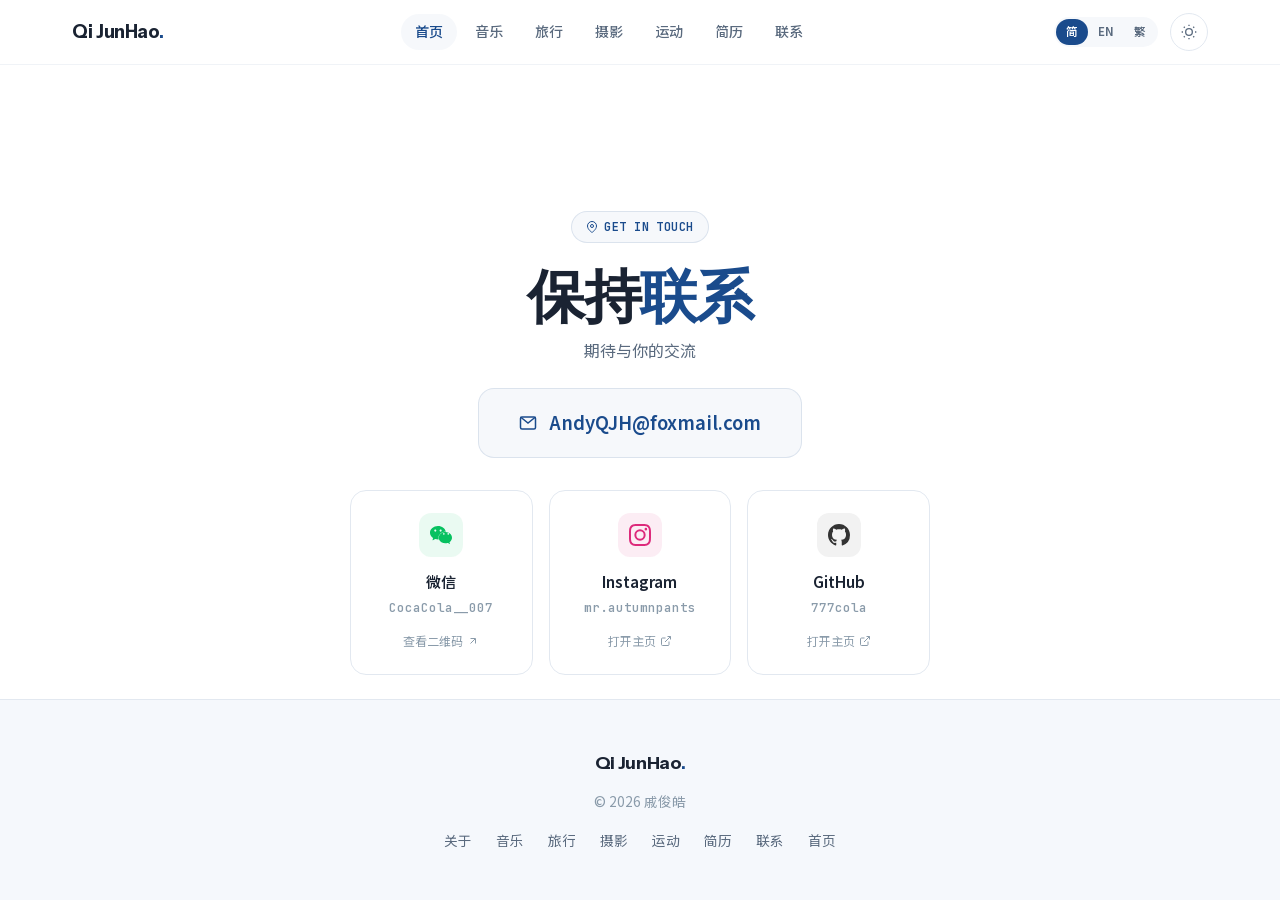
<file: index.html>
<!DOCTYPE html>
<html lang="zh-CN">
<head>
<meta charset="UTF-8">
<meta name="viewport" content="width=device-width, initial-scale=1.0">
<title>联系 — 戚俊皓</title>
<meta name="robots" content="noindex, follow">
<meta http-equiv="refresh" content="0;url=联系页面.html">
<script>window.location.replace('联系页面.html');</script>
</head>
<body>
<p><a href="联系页面.html">联系 — 戚俊皓</a></p>
</body>
</html>
</file>
<file: fonts/fonts.css>
/* ============================================================
   自托管字体 — 由 localize_fonts.py 生成，请勿手改
   来源：Google Fonts（Instrument Sans / Noto Sans SC / JetBrains Mono）
   已按全站实际用到的 1400 个字符裁剪成单文件；如新增文案里出现
   子集外的生僻字，会回退到系统字体，重跑脚本即可补全。
   ============================================================ */
@font-face{font-family:'Noto Sans SC';font-style:normal;font-weight:100 900;font-display:swap;src:url(notosanssc.woff2) format('woff2');}
@font-face{font-family:'Instrument Sans';font-style:normal;font-weight:100 900;font-display:swap;src:url(instrumentsans.woff2) format('woff2');}
@font-face{font-family:'JetBrains Mono';font-style:normal;font-weight:100 800;font-display:swap;src:url(jetbrainsmono.woff2) format('woff2');}
</file>
<file: style.css>
/* ============================================================
   DESIGN SYSTEM — 戚俊皓 | Personal Website v3
   Light blue + white · Clean financial · Airy & professional
   ============================================================ */

/* ----- Color Tokens ----- */
:root {
  /* Base */
  --bg: #ffffff;
  --bg-soft: #f5f8fc;
  --surface: #ffffff;
  --surface-hover: #f0f4fa;
  --glass: rgba(255,255,255,0.75);
  --glass-border: rgba(26,75,140,0.08);

  /* Text */
  --text: #1a2332;
  --text-secondary: #5a6a7e;
  --text-muted: #8a9baa;

  /* Accent - Deep Blue */
  --accent: #1A4B8C;
  --accent-light: #3A7BC8;
  --accent-dark: #0f3460;
  --accent-glow: rgba(26,75,140,0.08);
  --accent-subtle: rgba(26,75,140,0.04);
  --accent-border: rgba(26,75,140,0.12);

  /* Gold highlight */
  --gold: #D4A843;
  --gold-light: #E8C86A;
  --gold-glow: rgba(212,168,67,0.08);
  --gold-border: rgba(212,168,67,0.15);

  /* Module colors */
  --c-music: #3B82F6;
  --c-travel: #10B981;
  --c-sports: #8B5CF6;
  --c-photo: #F59E0B;
  --c-resume: #1A4B8C;
  --c-about: #1A4B8C;

  /* UI */
  --border: #e2e8f0;
  --border-light: #f1f5f9;
  --shadow-sm: 0 1px 3px rgba(26,75,140,0.04), 0 1px 2px rgba(26,75,140,0.06);
  --shadow: 0 4px 12px rgba(26,75,140,0.06), 0 2px 4px rgba(26,75,140,0.04);
  --shadow-lg: 0 12px 40px rgba(26,75,140,0.08), 0 4px 12px rgba(26,75,140,0.04);
  --shadow-xl: 0 24px 60px rgba(26,75,140,0.1);

  /* Radius */
  --radius-sm: 8px;
  --radius: 16px;
  --radius-lg: 24px;
  --radius-xl: 32px;

  /* Typography */
  --font-sans: 'Instrument Sans', -apple-system, BlinkMacSystemFont, 'Segoe UI', sans-serif;
  --font-display: 'Instrument Sans', -apple-system, BlinkMacSystemFont, sans-serif;
  --font-mono: 'JetBrains Mono', 'SF Mono', 'Fira Code', monospace;
  --font-cn: 'Noto Sans SC', -apple-system, 'PingFang SC', 'Microsoft YaHei', sans-serif;

  --ease: cubic-bezier(0.34, 1.56, 0.64, 1);
  --ease-out: cubic-bezier(0.16, 1, 0.3, 1);
  --ease-smooth: cubic-bezier(0.4, 0, 0.2, 1);
  --transition: 0.35s var(--ease-smooth);
}

/* ----- Dark Mode ----- */
[data-theme="dark"] {
  --bg: #080d1a;
  --bg-soft: #0f172a;
  --surface: #131c31;
  --surface-hover: #1a2640;
  --glass: rgba(19,28,49,0.82);
  --glass-border: rgba(96,165,250,0.12);

  --text: #e8edf5;
  --text-secondary: #94a3b8;
  --text-muted: #5a6b8a;

  --border: #1e2d48;
  --border-light: #18243a;

  --shadow-sm: 0 1px 3px rgba(0,0,0,0.4);
  --shadow: 0 4px 12px rgba(0,0,0,0.5);
  --shadow-lg: 0 12px 40px rgba(0,0,0,0.6);
  --shadow-xl: 0 24px 60px rgba(0,0,0,0.7);

  --accent: #5b9cf5;
  --accent-light: #7db8ff;
  --accent-dark: #3a7bd5;
  --accent-glow: rgba(91,156,245,0.12);
  --accent-subtle: rgba(91,156,245,0.06);
  --accent-border: rgba(91,156,245,0.15);

  --gold: #E8C86A;
  --gold-light: #F0D88A;
  --gold-glow: rgba(232,200,106,0.1);
  --gold-border: rgba(232,200,106,0.15);
}

/* ============================================================
   RESET & BASE
   ============================================================ */
*, *::before, *::after {
  margin: 0;
  padding: 0;
  box-sizing: border-box;
}

/* Smooth theme transition on all color/shadow/border properties */
html.theme-transitioning *,
html.theme-transitioning *::before,
html.theme-transitioning *::after {
  transition: background 0.35s ease, color 0.3s ease, border-color 0.3s ease, box-shadow 0.3s ease !important;
}

html {
  scroll-behavior: smooth;
  scroll-padding-top: 80px;
  -webkit-font-smoothing: antialiased;
  -moz-osx-font-smoothing: grayscale;
}

body {
  font-family: var(--font-cn);
  background: var(--bg);
  color: var(--text);
  line-height: 1.7;
  overflow-x: hidden;
}

::selection { background: var(--accent); color: white; }
a { color: inherit; text-decoration: none; }
img { max-width: 100%; height: auto; display: block; }

/* ============================================================
   UTILITY
   ============================================================ */
.container {
  max-width: 1200px;
  margin: 0 auto;
  padding: 0 2rem;
}
@media (max-width: 640px) {
  .container { padding: 0 1.25rem; }
}

/* ============================================================
   PARTICLES CANVAS
   ============================================================ */
#particles-canvas {
  position: fixed;
  top: 0; left: 0;
  width: 100%;
  height: 100%;
  z-index: 0;
  pointer-events: none;
}

/* ============================================================
   NAVIGATION
   ============================================================ */
.navbar {
  position: fixed;
  top: 0; left: 0; right: 0;
  z-index: 1000;
  background: rgba(255,255,255,0.85);
  backdrop-filter: blur(20px) saturate(1.1);
  -webkit-backdrop-filter: blur(20px) saturate(1.1);
  border-bottom: 1px solid rgba(226,232,240,0.5);
  transition: box-shadow var(--transition);
}

[data-theme="dark"] .navbar {
  background: rgba(8,13,26,0.92);
  backdrop-filter: blur(20px);
  -webkit-backdrop-filter: blur(20px);
  border-bottom-color: rgba(30,45,72,0.6);
}

.navbar.scrolled {
  box-shadow: 0 1px 8px rgba(26,75,140,0.06);
}

.nav-inner {
  max-width: 1200px;
  margin: 0 auto;
  padding: 0 2rem;
  display: flex;
  align-items: center;
  justify-content: space-between;
  height: 64px;
}

.nav-logo {
  font-family: var(--font-display);
  font-size: 1.15rem;
  font-weight: 700;
  letter-spacing: -0.02em;
  color: var(--text);
  transition: opacity var(--transition);
}
.nav-logo:hover { opacity: 0.7; }
.nav-logo .dot { color: var(--accent); }

.nav-links {
  display: flex;
  align-items: center;
  gap: 0.25rem;
  list-style: none;
}

.nav-links a {
  padding: 0.4rem 0.875rem;
  border-radius: var(--radius-sm);
  font-size: 0.875rem;
  font-weight: 500;
  color: var(--text-secondary);
  transition: all var(--transition);
  position: relative;
}

.nav-links a:hover,
.nav-links a.active {
  color: var(--accent);
  background: var(--accent-subtle);
}

.nav-right {
  display: flex;
  align-items: center;
  gap: 0.75rem;
}

.theme-toggle {
  width: 38px;
  height: 38px;
  border-radius: 50%;
  border: 1px solid var(--border);
  background: var(--surface);
  color: var(--text-secondary);
  cursor: pointer;
  display: flex;
  align-items: center;
  justify-content: center;
  font-size: 1rem;
  transition: all var(--transition);
}
.theme-toggle:hover {
  border-color: var(--accent);
  color: var(--accent);
  background: var(--accent-subtle);
}

.nav-toggle {
  display: none;
  width: 38px;
  height: 38px;
  background: none;
  border: none;
  cursor: pointer;
  position: relative;
}
.nav-toggle span {
  display: block;
  width: 22px;
  height: 2px;
  background: var(--text);
  border-radius: 2px;
  position: absolute;
  left: 50%;
  transform: translateX(-50%);
  transition: all 0.3s ease;
}
.nav-toggle span:nth-child(1) { top: 12px; }
.nav-toggle span:nth-child(2) { top: 18px; }
.nav-toggle span:nth-child(3) { top: 24px; }
.nav-toggle.active span:nth-child(1) { top: 18px; transform: translateX(-50%) rotate(45deg); }
.nav-toggle.active span:nth-child(2) { opacity: 0; }
.nav-toggle.active span:nth-child(3) { top: 18px; transform: translateX(-50%) rotate(-45deg); }

@media (max-width: 768px) {
  .nav-links {
    display: none;
    position: absolute;
    top: 100%;
    left: 0;
    right: 0;
    flex-direction: column;
    padding: 0.75rem 1rem 1.25rem;
    background: rgba(255,255,255,0.98);
    backdrop-filter: blur(24px);
    border-bottom: 1px solid var(--border);
    gap: 0.125rem;
  }
  [data-theme="dark"] .nav-links {
    background: rgba(15,23,42,0.98);
  }
  .nav-links { display: none; }
  .nav-gooey { display: none; }
  .nav-links a { padding: 0.625rem 0.875rem; width: 100%; }
  .nav-toggle { display: block; }
}

/* Mobile fallback: show nav-links when toggled */
@media (max-width: 768px) {
  .nav-links.active { display: flex; }
}

/* ============================================================
   GOOEY NAV (navbar integration)
   ============================================================ */
.nav-gooey {
  flex: 1;
  display: flex;
  justify-content: center;
  align-items: center;
  height: 100%;
}

.gooey-nav-container {
  position: relative;
  height: 100%;
  display: flex;
  align-items: center;
}

.gooey-nav-container nav {
  display: flex;
  position: relative;
  transform: translate3d(0, 0, 0.01px);
}

.gooey-nav-container nav ul {
  display: flex;
  gap: 0.25rem;
  list-style: none;
  padding: 0 0.5em;
  margin: 0;
  position: relative;
  z-index: 3;
  color: var(--text);
  text-shadow: none;
}

.gooey-nav-container nav ul li {
  border-radius: 100vw;
  position: relative;
  cursor: pointer;
  color: var(--text-secondary);
  font-size: 0.875rem;
  font-weight: 500;
}

.gooey-nav-container nav ul li a {
  display: inline-block;
  padding: 0.4rem 0.875rem;
  text-decoration: none;
  color: inherit;
  border-radius: 100vw;
  transition: background 0.25s ease;
}

.gooey-nav-container nav ul li a:hover {
  background: var(--accent-subtle);
}

.gooey-nav-container nav ul li.active a {
  color: var(--accent);
  background: var(--accent-subtle);
}

.gooey-nav-container .effect {
  position: absolute;
  left: 0;
  top: 0;
  width: 0;
  height: 0;
  opacity: 0;
  pointer-events: none;
  z-index: 1;
}

/* Particle styles */
.particle,
.point {
  display: block;
  opacity: 0;
  width: 20px;
  height: 20px;
  border-radius: 100%;
  transform-origin: center;
}

.particle {
  --time: 5s;
  position: absolute;
  top: calc(50% - 8px);
  left: calc(50% - 8px);
  animation: particle calc(var(--time)) ease 1 -350ms;
}

.point {
  background: var(--color, var(--accent));
  opacity: 1;
  animation: point calc(var(--time)) ease 1 -350ms;
}

@keyframes particle {
  0% {
    transform: rotate(0deg) translate(calc(var(--start-x)), calc(var(--start-y)));
    opacity: 1;
    animation-timing-function: cubic-bezier(0.55, 0, 1, 0.45);
  }
  70% {
    transform: rotate(calc(var(--rotate) * 0.5)) translate(calc(var(--end-x) * 1.2), calc(var(--end-y) * 1.2));
    opacity: 1;
    animation-timing-function: ease;
  }
  85% {
    transform: rotate(calc(var(--rotate) * 0.66)) translate(calc(var(--end-x)), calc(var(--end-y)));
    opacity: 1;
  }
  100% {
    transform: rotate(calc(var(--rotate) * 1.2)) translate(calc(var(--end-x) * 0.5), calc(var(--end-y) * 0.5));
    opacity: 1;
  }
}

@keyframes point {
  0% {
    transform: scale(0);
    opacity: 0;
    animation-timing-function: cubic-bezier(0.55, 0, 1, 0.45);
  }
  25% {
    transform: scale(calc(var(--scale) * 0.25));
  }
  38% { opacity: 1; }
  65% {
    transform: scale(var(--scale));
    opacity: 1;
    animation-timing-function: ease;
  }
  85% {
    transform: scale(var(--scale));
    opacity: 1;
  }
  100% {
    transform: scale(0);
    opacity: 0;
  }
}

/* ============================================================
   LANGUAGE TOGGLE
   ============================================================ */
.lang-toggle {
  display: flex;
  align-items: center;
  height: 30px;
  background: var(--accent-subtle);
  border-radius: 20px;
  padding: 2px;
  gap: 0;
  position: relative;
}

.lang-item {
  padding: 3px 10px;
  font-size: 0.72rem;
  font-weight: 600;
  border-radius: 16px;
  font-family: var(--font-body, var(--font-cn));
  cursor: pointer;
  color: var(--text-secondary);
  white-space: nowrap;
  position: relative;
  z-index: 1;
  user-select: none;
}

.lang-item.active {
  background: var(--accent);
  color: #fff;
}

.lang-item:hover:not(.active) {
  color: var(--accent);
}

@media (max-width: 768px) {
  .lang-toggle {
    height: 28px;
  }
  .lang-item {
    padding: 2px 6px;
    font-size: 0.68rem;
  }
}

/* ============================================================
   PAGE HEADER (sub-pages)
   ============================================================ */
.page-header {
  padding: 10rem 2rem 4rem;
  text-align: center;
  position: relative;
  overflow: hidden;
}
.page-header-inner {
  max-width: 1200px;
  margin: 0 auto;
  position: relative;
  z-index: 2;
}
.page-header .page-icon {
  font-size: 2.5rem;
  margin-bottom: 1.25rem;
  display: block;
}
.page-header h1 {
  font-family: var(--font-display);
  font-size: clamp(2.2rem, 5vw, 3.5rem);
  font-weight: 700;
  letter-spacing: -0.03em;
  margin-bottom: 0.75rem;
  line-height: 1.2;
  color: var(--accent);
}
.page-header .page-desc {
  font-size: 1.05rem;
  color: var(--text-secondary);
  max-width: 520px;
  margin: 0 auto;
}
.page-header .page-tag {
  display: inline-block;
  padding: 0.3rem 0.875rem;
  border-radius: 50px;
  font-size: 0.75rem;
  font-weight: 600;
  letter-spacing: 0.04em;
  font-family: var(--font-mono);
  margin-bottom: 1rem;
  text-transform: uppercase;
  color: var(--accent);
  background: var(--accent-subtle);
  border: 1px solid var(--accent-border);
}

/* ============================================================
   SECTIONS
   ============================================================ */
.section {
  padding: 5rem 2rem;
  position: relative;
  z-index: 2;
}
.section-inner {
  max-width: 1200px;
  margin: 0 auto;
}
.section-header {
  margin-bottom: 3rem;
}
.section-header h2 {
  font-family: var(--font-display);
  font-size: clamp(1.5rem, 3vw, 2rem);
  font-weight: 700;
  letter-spacing: -0.02em;
  margin-bottom: 0.5rem;
}
.section-header .section-desc {
  color: var(--text-secondary);
  font-size: 0.95rem;
  max-width: 520px;
}
.section-header.centered { text-align: center; }
.section-header.centered .section-desc { margin: 0 auto; }

/* ============================================================
   CARDS
   ============================================================ */
.card {
  background: var(--surface);
  border: 1px solid var(--border);
  border-radius: var(--radius);
  padding: 2rem;
  transition: all var(--transition);
}
.card:hover {
  box-shadow: var(--shadow-lg);
  border-color: var(--accent-border);
}

/* ============================================================
   GRID
   ============================================================ */
.grid-2 {
  display: grid;
  grid-template-columns: repeat(2, 1fr);
  gap: 1.5rem;
}
.grid-3 {
  display: grid;
  grid-template-columns: repeat(3, 1fr);
  gap: 1.5rem;
}
.grid-auto {
  display: grid;
  grid-template-columns: repeat(auto-fill, minmax(280px, 1fr));
  gap: 1.5rem;
}
@media (max-width: 768px) {
  .grid-2, .grid-3 { grid-template-columns: 1fr; }
}

/* ============================================================
   TAGS
   ============================================================ */
.tag {
  display: inline-flex;
  align-items: center;
  gap: 0.4rem;
  padding: 0.3rem 0.75rem;
  border-radius: 50px;
  font-size: 0.8rem;
  font-weight: 500;
  background: var(--accent-subtle);
  color: var(--accent);
  border: 1px solid var(--accent-border);
}

/* ============================================================
   BUTTONS
   ============================================================ */
.btn {
  display: inline-flex;
  align-items: center;
  gap: 0.5rem;
  padding: 0.75rem 1.5rem;
  border-radius: var(--radius-sm);
  font-size: 0.9rem;
  font-weight: 600;
  font-family: var(--font-cn);
  cursor: pointer;
  border: none;
  text-decoration: none;
  transition: all var(--transition);
}
.btn-primary {
  background: var(--accent);
  color: white;
  box-shadow: 0 2px 8px rgba(26,75,140,0.25);
}
.btn-primary:hover {
  background: var(--accent-dark);
  transform: translateY(-2px);
  box-shadow: 0 4px 16px rgba(26,75,140,0.35);
}
.btn-outline {
  background: transparent;
  color: var(--text);
  border: 1px solid var(--border);
}
.btn-outline:hover {
  border-color: var(--accent);
  color: var(--accent);
  background: var(--accent-subtle);
  transform: translateY(-2px);
}

/* ============================================================
   FOOTER
   ============================================================ */
.footer {
  border-top: 1px solid var(--border);
  padding: 3rem 2rem;
  text-align: center;
  background: var(--bg-soft);
}
.footer-inner {
  max-width: 1200px;
  margin: 0 auto;
}
.footer-logo {
  font-family: var(--font-display);
  font-size: 1.1rem;
  font-weight: 700;
  letter-spacing: -0.02em;
  margin-bottom: 0.75rem;
}
.footer-logo .dot { color: var(--accent); }
.footer-text {
  font-size: 0.85rem;
  color: var(--text-muted);
}
.footer-links {
  display: flex;
  justify-content: center;
  gap: 1.5rem;
  flex-wrap: wrap;
  margin-top: 1rem;
}
.footer-links a {
  font-size: 0.85rem;
  color: var(--text-secondary);
  transition: color var(--transition);
}
.footer-links a:hover { color: var(--accent); }

/* ============================================================
   BACK TO TOP
   ============================================================ */
.back-to-top {
  position: fixed;
  bottom: 2rem;
  right: 2rem;
  z-index: 999;
  width: 44px;
  height: 44px;
  border-radius: 50%;
  background: var(--surface);
  border: 1px solid var(--border);
  color: var(--text-secondary);
  cursor: pointer;
  display: flex;
  align-items: center;
  justify-content: center;
  font-size: 1.1rem;
  opacity: 0;
  visibility: hidden;
  transform: translateY(12px);
  transition: all var(--transition);
  backdrop-filter: blur(12px);
}
.back-to-top.visible {
  opacity: 1;
  visibility: visible;
  transform: translateY(0);
}
.back-to-top:hover {
  border-color: var(--accent);
  color: var(--accent);
  background: var(--accent-subtle);
}

/* ============================================================
   RESPONSIVE
   ============================================================ */
@media (max-width: 768px) {
  .about-hero {
    min-height: 35vh;
    padding: 5rem 1.25rem 2rem;
  }
  .menu-section {
    height: 65vh;
  }
  .hide-desktop { display: none; }
}

@media (max-width: 480px) {
  .section { padding: 3rem 1.25rem; }
  .page-header { padding: 8rem 1.25rem 3rem; }
}

/* ============================================================
   HERO TEXT (left side of homepage)
   ============================================================ */
.hero-text {
  position: absolute;
  left: 10%;
  top: 28%;
  z-index: 3;
  pointer-events: none;
  max-width: 520px;
}

.hero-greeting {
  font-family: var(--font-display);
  font-size: clamp(4rem, 7vw, 6rem);
  font-weight: 700;
  letter-spacing: -0.04em;
  line-height: 1.1;
  color: var(--accent);
  margin-bottom: 1.2rem;
}

.hero-line {
  font-family: var(--font-cn);
  font-size: clamp(1rem, 2vw, 1.25rem);
  font-weight: 400;
  color: var(--text-secondary);
  line-height: 2.2;
  letter-spacing: 0.12em;
}

.hero-typing-wrap {
  margin-top: 1.5rem;
  font-family: var(--font-cn);
  font-size: clamp(1.05rem, 2vw, 1.3rem);
  font-weight: 500;
  color: var(--accent);
  min-height: 1.8em;
  letter-spacing: 0.1em;
}

.hero-cursor {
  display: inline-block;
  margin-left: 2px;
  font-weight: 300;
  color: var(--accent);
  animation: blink 0.8s step-end infinite;
}

@keyframes blink {
  50% { opacity: 0; }
}

[data-theme="dark"] .hero-greeting {
  color: var(--accent-light);
}
[data-theme="dark"] .hero-typing-wrap {
  color: var(--accent-light);
}
[data-theme="dark"] .hero-cursor {
  color: var(--accent-light);
}

@media (max-width: 900px) {
  .hero-text {
    left: 5%;
    right: 5%;
    top: 8%;
    transform: none;
    text-align: center;
    max-width: none;
  }
  .hero-greeting {
    font-size: clamp(2.2rem, 8vw, 3rem);
  }
  .hero-line {
    font-size: clamp(0.9rem, 3vw, 1rem);
  }
  .hero-typing-wrap {
    font-size: clamp(0.9rem, 3vw, 1.05rem);
  }
}

@media (max-width: 480px) {
  .hero-text {
    top: 6%;
  }
}

/* ============================================================
   CARD SWAP (faithful replica of React Bits CardSwap)
   ============================================================ */
.card-swap-section {
  position: relative;
  height: calc(100vh - 64px);
  z-index: 2;
}

.card-swap-container {
  position: absolute;
  bottom: 3%;
  right: 8%;
  transform: translate(7%, 24%);
  transform-origin: bottom right;
  perspective: 900px;
  overflow: visible;
}

.card-swap-container .card {
  position: absolute;
  top: 50%;
  left: 50%;
  border-radius: 12px;
  border: 1px solid #ddd0b0;
  background: #000;
  transform-style: preserve-3d;
  will-change: transform;
  backface-visibility: hidden;
  -webkit-backface-visibility: hidden;
  overflow: hidden;
  cursor: pointer;
}

/* Card header bar */
.card-header {
  position: absolute;
  top: 0; left: 0; right: 0;
  height: 44px;
  display: flex;
  align-items: center;
  gap: 8px;
  padding: 0 16px;
  background: rgba(0,0,0,0.4);
  border-bottom: 1px solid rgba(255,255,255,0.06);
  z-index: 4;
  color: rgba(255,255,255,0.9);
  font-size: 0.82rem;
  font-weight: 500;
  letter-spacing: 0.03em;
}

.card-header svg {
  width: 16px;
  height: 16px;
  opacity: 0.7;
  flex-shrink: 0;
}

.card-cta {
  margin-left: 10px;
  font-size: 0.78rem;
  font-weight: 700;
  opacity: 0;
  transition: opacity 0.3s ease;
  white-space: nowrap;
  padding: 2px 10px;
  border: 1.5px solid currentColor;
  border-radius: 20px;
  letter-spacing: 0.04em;
}

.card-cta.active {
  opacity: 1;
}

/* Card body — the main visual area */
.card-body {
  position: absolute;
  inset: 0;
  display: flex;
  align-items: center;
  justify-content: center;
  z-index: 2;
}

.card-symbol {
  position: relative;
  z-index: 2;
  font-size: clamp(4rem, 10vw, 8rem);
  font-weight: 300;
  color: var(--accent, #3B82F6);
  line-height: 1;
  opacity: 0.85;
  text-shadow: 0 0 40px var(--accent, #3B82F6);
}

.card-glow {
  position: absolute;
  inset: 0;
  z-index: 1;
  pointer-events: none;
}

/* PixelCanvas on cards */
.card-swap-container .card .pixel-canvas {
  position: absolute;
  top: 0;
  left: 0;
  width: 100%;
  height: 100%;
  pointer-events: none;
  z-index: 3;
  border-radius: 12px;
}

/* Radial glow on hover (like original PixelCard ::before) */
.card-swap-container .card::before {
  content: '';
  position: absolute;
  inset: 0;
  margin: auto;
  aspect-ratio: 1;
  background: radial-gradient(circle, rgba(255,255,255,0.08), transparent 85%);
  opacity: 0;
  transition: opacity 800ms cubic-bezier(0.5, 1, 0.89, 1);
  pointer-events: none;
  z-index: 2;
}

.card-swap-container .card:hover::before {
  opacity: 1;
}

@media (max-width: 768px) {
  .card-swap-container {
    transform: scale(0.75) translate(25%, 25%);
  }
}

@media (max-width: 480px) {
  .card-swap-container {
    transform: scale(0.55) translate(25%, 25%);
  }
}
/* ============================================================
   TIMELINE
   ============================================================ */
.timeline::before {
  content: '';
  position: absolute;
  left: 0;
  top: 0.5rem;
  bottom: 0.5rem;
  width: 2px;
  background: var(--border);
}
.timeline-item {
  position: relative;
  margin-bottom: 2.5rem;
  padding-left: 1.75rem;
}
.timeline-item:last-child { margin-bottom: 0; }
.timeline-item::before {
  content: '';
  position: absolute;
  left: -2.85rem;
  top: 0.45rem;
  width: 10px;
  height: 10px;
  border-radius: 50%;
  background: var(--accent);
  border: 2px solid var(--bg);
  box-shadow: 0 0 0 2px var(--accent);
  transition: transform 0.3s ease;
}
.timeline-item:hover::before { transform: scale(1.4); }
.timeline-date {
  font-family: var(--font-mono);
  font-size: 0.8rem;
  color: var(--accent);
  font-weight: 500;
  margin-bottom: 0.25rem;
}
.timeline-title { font-size: 1.05rem; font-weight: 700; margin-bottom: 0.2rem; }
.timeline-sub {
  font-size: 0.9rem;
  color: var(--text-secondary);
  margin-bottom: 0.5rem;
  font-weight: 500;
}
.timeline-desc {
  font-size: 0.9rem;
  color: var(--text-secondary);
  line-height: 1.7;
}
.timeline-desc ul { list-style: none; padding: 0; }
.timeline-desc li {
  position: relative;
  padding-left: 1rem;
  margin-bottom: 0.3rem;
}
.timeline-desc li::before {
  content: '—';
  position: absolute;
  left: 0;
  color: var(--text-muted);
}

/* ============================================================
   SCROLL REVEAL ANIMATIONS
   ============================================================ */
.reveal {
  opacity: 0;
  transform: translateY(24px);
  transition: all 0.7s var(--ease-out);
}
.reveal.visible {
  opacity: 1;
  transform: translateY(0);
}
.reveal-delay-1 { transition-delay: 0.1s; }
.reveal-delay-2 { transition-delay: 0.2s; }
.reveal-delay-3 { transition-delay: 0.3s; }
.reveal-delay-4 { transition-delay: 0.4s; }
.reveal-delay-5 { transition-delay: 0.5s; }

/* ============================================================
   PLACEHOLDER
   ============================================================ */
.placeholder {
  background: var(--surface);
  border: 2px dashed var(--border);
  border-radius: var(--radius);
  padding: 3rem 2rem;
  text-align: center;
  transition: all var(--transition);
}
.placeholder:hover { border-color: var(--accent-border); }
.placeholder-icon { font-size: 2.5rem; margin-bottom: 0.75rem; opacity: 0.6; }
.placeholder-text { color: var(--text-secondary); font-size: 0.95rem; }
.placeholder-hint { font-size: 0.8rem; color: var(--text-muted); margin-top: 0.25rem; }

/* ============================================================
   THEME TRANSITION
   ============================================================ */
.theme-transitioning,
.theme-transitioning * {
  transition: background-color 0.3s ease,
              color 0.3s ease,
              border-color 0.3s ease,
              box-shadow 0.3s ease !important;
}

/* ============================================================
   FLOWING MENU
   ============================================================ */
.menu-wrap {
  width: 100%;
  overflow: hidden;
  position: relative;
}

.menu {
  display: flex;
  flex-direction: column;
  height: 100%;
  margin: 0;
  padding: 0;
}

.menu__item {
  flex: 1;
  position: relative;
  overflow: hidden;
  text-align: center;
  border-top: 1px solid;
}

.menu__item:first-child {
  border-top: none;
}

.menu__item-link {
  display: flex;
  align-items: center;
  justify-content: center;
  height: 100%;
  position: relative;
  cursor: pointer;
  text-transform: uppercase;
  text-decoration: none;
  white-space: nowrap;
  font-weight: 600;
  font-size: clamp(1.2rem, 4vh, 2.4rem);
  transition: letter-spacing 0.3s ease;
  z-index: 2;
}

.menu__item-link:hover {
  letter-spacing: 0.08em;
}

.marquee {
  position: absolute;
  top: 0;
  left: 0;
  overflow: hidden;
  width: 100%;
  height: 100%;
  pointer-events: none;
  transform: translate3d(0, 101%, 0);
  z-index: 1;
}

.marquee__inner-wrap {
  height: 100%;
  width: 100%;
  overflow: hidden;
}

.marquee__inner {
  display: flex;
  align-items: center;
  position: relative;
  height: 100%;
  width: fit-content;
  will-change: transform;
}

.marquee__part {
  display: flex;
  align-items: center;
  flex-shrink: 0;
}

.marquee span {
  white-space: nowrap;
  text-transform: uppercase;
  font-weight: 400;
  font-size: clamp(1rem, 3vh, 1.8rem);
  line-height: 1;
  padding: 0 1vw;
}

.marquee__img {
  width: clamp(100px, 12vw, 200px);
  height: clamp(2.5rem, 7vh, 5rem);
  margin: 1em 1.5vw;
  border-radius: 50px;
  background-size: cover;
  background-position: 50% 50%;
}

@media (max-width: 768px) {
  .menu__item-link {
    font-size: 1rem;
  }
  .marquee span {
    font-size: 0.85rem;
  }
  .marquee__img {
    width: 80px;
    height: 2rem;
    margin: 0.5em 1vw;
  }
}

/* ============================================================
   ABOUT HERO (homepage)
   ============================================================ */
.about-hero {
  min-height: 45vh;
  display: flex;
  align-items: center;
  justify-content: center;
  text-align: center;
  padding: 6rem 2rem 4rem;
  position: relative;
  overflow: hidden;
  z-index: 2;
}

.about-inner {
  max-width: 680px;
}

.about-badge {
  display: inline-flex;
  align-items: center;
  gap: 0.5rem;
  padding: 0.35rem 1rem;
  border-radius: 50px;
  font-size: 0.75rem;
  font-weight: 600;
  letter-spacing: 0.04em;
  font-family: var(--font-mono);
  margin-bottom: 1.25rem;
  text-transform: uppercase;
  color: var(--accent);
  background: var(--accent-subtle);
  border: 1px solid var(--accent-border);
}

.about-hero h1 {
  font-family: var(--font-display);
  font-size: clamp(2.4rem, 6vw, 4rem);
  font-weight: 700;
  letter-spacing: -0.03em;
  margin-bottom: 0.6rem;
  line-height: 1.15;
  color: var(--text);
}

.about-hero .tagline {
  font-size: 1.05rem;
  color: var(--text-secondary);
  margin-bottom: 1.25rem;
  font-weight: 400;
}

.about-hero .bio {
  font-size: 0.95rem;
  color: var(--text-secondary);
  line-height: 1.8;
  max-width: 520px;
  margin: 0 auto;
}

.about-hero .divider {
  width: 40px;
  height: 2px;
  background: var(--accent);
  margin: 1.5rem auto;
  border-radius: 2px;
  opacity: 0.5;
}

/* ============================================================
   MENU SECTION
   ============================================================ */
.menu-section {
  height: 55vh;
  position: relative;
  z-index: 2;
}
</file>
